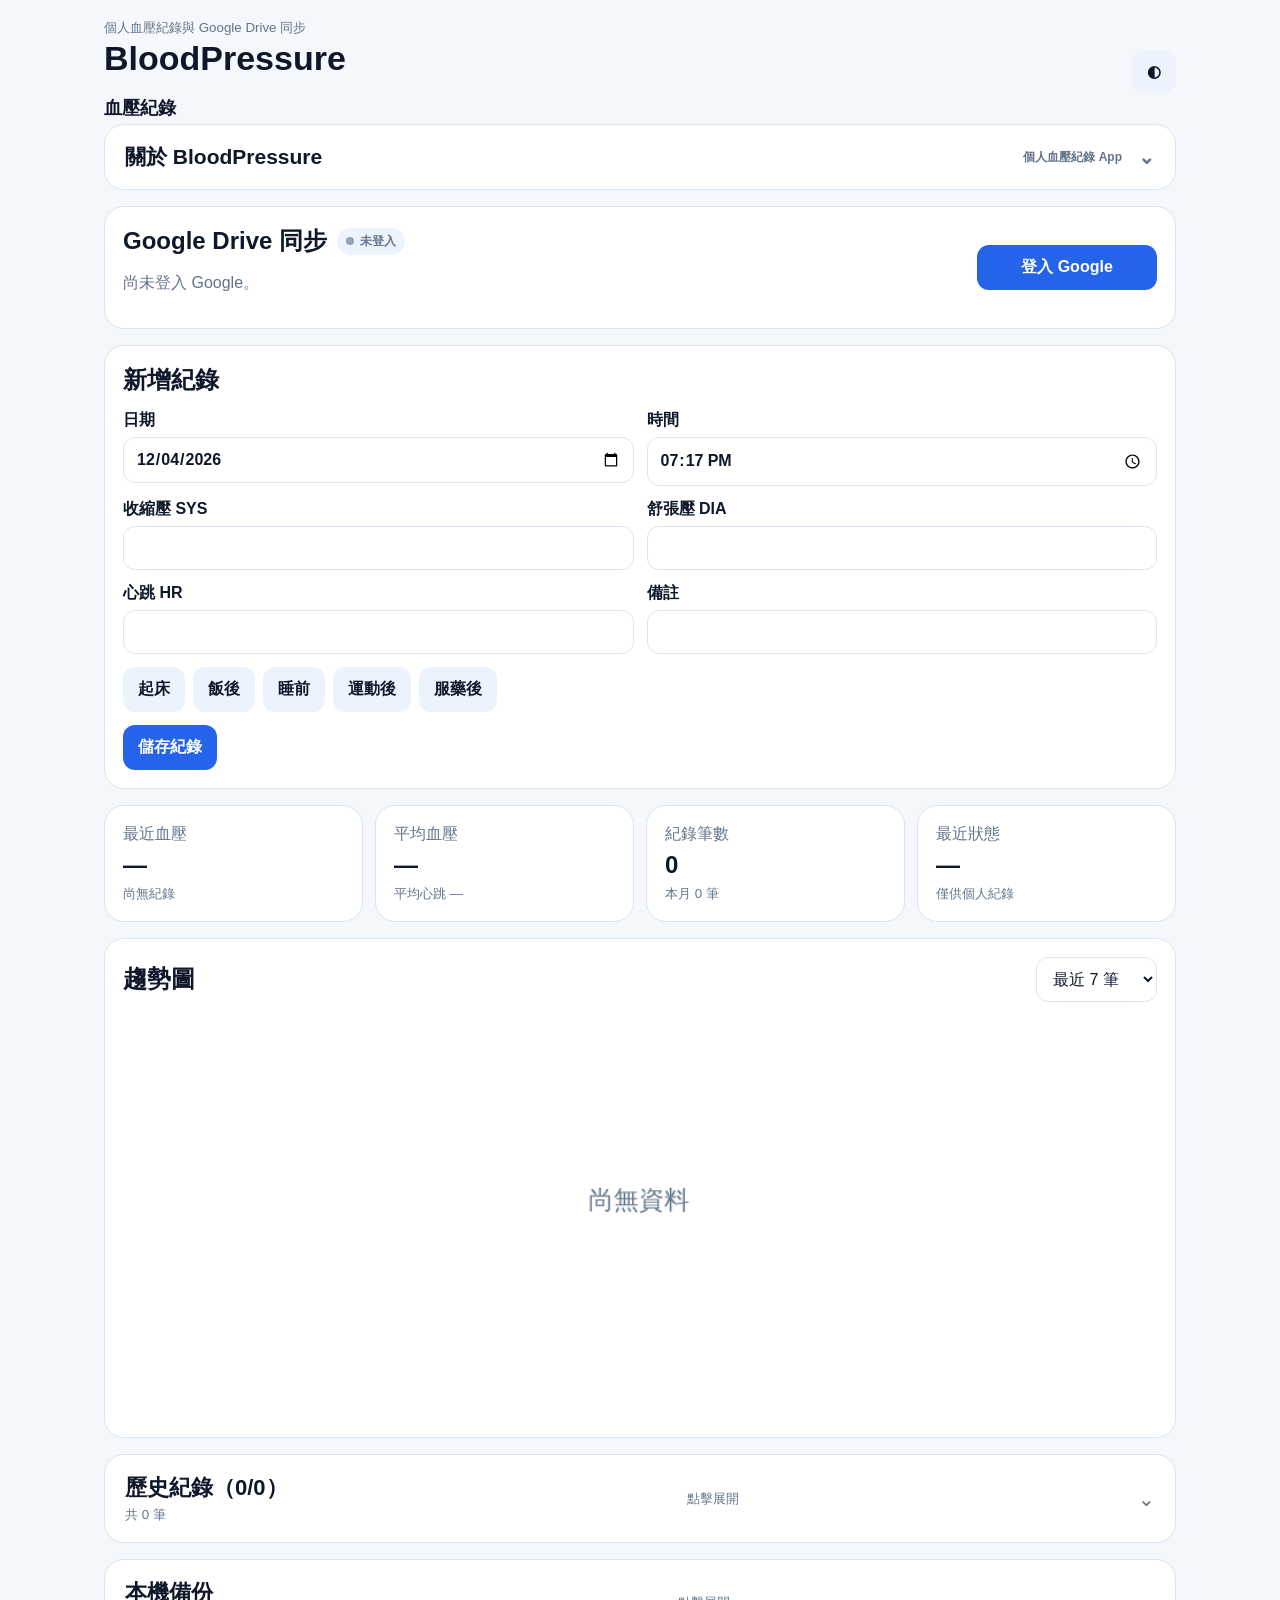
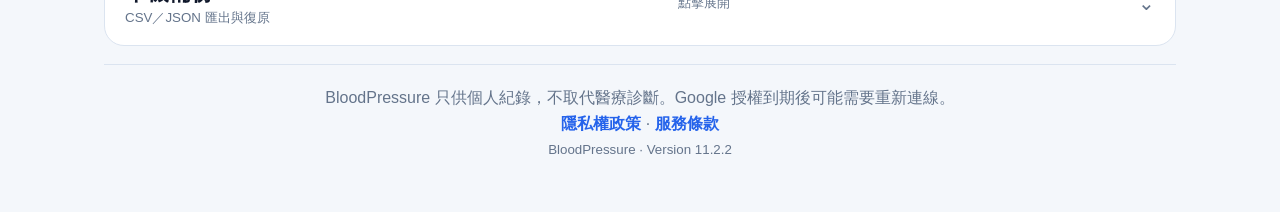
<file: index.html>
<!doctype html><html lang="zh-Hant"><head>
<meta charset="utf-8"><meta name="viewport" content="width=device-width,initial-scale=1,viewport-fit=cover">
<meta name="theme-color" content="#0f172a">
<meta name="apple-mobile-web-app-capable" content="yes">
<meta name="apple-mobile-web-app-title" content="BloodPressure">
<meta name="application-name" content="BloodPressure">
<meta name="description" content="BloodPressure 是一款個人血壓紀錄網頁應用程式，可記錄血壓、心跳與備註，並由使用者授權同步至自己的 Google Drive。">
<!-- GOOGLE SEARCH CONSOLE：
     取得專屬驗證標記後，請將完整的 google-site-verification meta 標記貼在此行下方。
     範例：<meta name="google-site-verification" content="由 Google 提供的驗證碼">
-->
<title>BloodPressure</title><link rel="stylesheet" href="styles.css"><link rel="manifest" href="manifest.webmanifest">
<link rel="apple-touch-icon" sizes="180x180" href="icons/apple-touch-icon.png">
<link rel="icon" type="image/png" sizes="32x32" href="icons/favicon-32.png">
<link rel="icon" type="image/png" sizes="16x16" href="icons/favicon-16.png">
<link rel="shortcut icon" href="favicon.ico">
<script src="https://accounts.google.com/gsi/client" async defer></script>
<script src="https://apis.google.com/js/api.js" async defer></script></head><body><main>
<header>
  <div>
    <small>個人血壓紀錄與 Google Drive 同步</small>
    <h1>BloodPressure</h1>
    <p class="app-subtitle">血壓紀錄</p>
  </div>
  <button id="theme" aria-label="切換深色模式">◐</button>
</header>

<details id="aboutBloodPressure" class="card app-introduction about-details" open>
  <summary>
    <span>關於 BloodPressure</span>
    <small>個人血壓紀錄 App</small>
  </summary>
  <div class="about-details-body">
    <p>
      <strong>BloodPressure</strong> 是一款個人血壓紀錄網頁應用程式，
      可記錄日期、時間、收縮壓、舒張壓、心跳與備註，
      並提供最近紀錄、平均值、趨勢圖、搜尋及 CSV 匯入／匯出功能。
    </p>
    <p>
      使用者授權 Google Drive 後，應用程式會直接在瀏覽器中，
      將 <code>BloodPressure.csv</code> 與同步所需的系統資料，
      儲存在使用者自己選擇的 Google Drive。
      本站不設置用來集中保存血壓紀錄的後端資料庫。
    </p>
    <p>
      本應用程式只供個人健康紀錄使用，不提供醫療診斷、治療建議或緊急醫療服務。
    </p>
    <nav class="policy-links" aria-label="法律資訊">
      <a href="./privacy.html">隱私權政策</a>
      <a href="./terms.html">服務條款</a>
    </nav>
  </div>
</details>

<section id="driveStatusCard" class="card sync"><div><div class="sync-title-row"><h2>Google Drive 同步</h2><span id="connectionBadge" class="connection-badge signed-out">未登入</span></div><p id="driveStatus">尚未登入 Google。</p><div id="fileBox" class="file hidden"><b id="fileName"></b><small id="fileId"></small><small id="lastSyncTime">尚未同步</small><small id="pendingSyncLabel">本機待同步：0 筆</small></div></div><div id="topLoginArea" class="buttons"><button id="login" class="primary">登入 Google</button></div></section>

<section class="card"><h2 id="formTitle">新增紀錄</h2><form id="form"><input id="editId" type="hidden">
<div class="grid"><label>日期<input id="date" type="date" required></label><label>時間<input id="time" type="time" required></label>
<label>收縮壓 SYS<input id="sys" type="number" min="50" max="260" required></label>
<label>舒張壓 DIA<input id="dia" type="number" min="30" max="180" required></label>
<label>心跳 HR<input id="hr" type="number" min="30" max="220" required></label>
<label>備註<input id="note" maxlength="120"></label></div>
<div class="quick"><button type="button" data-note="起床">起床</button><button type="button" data-note="飯後">飯後</button>
<button type="button" data-note="睡前">睡前</button><button type="button" data-note="運動後">運動後</button><button type="button" data-note="服藥後">服藥後</button></div>
<div class="formButtons"><button class="primary" id="save">儲存紀錄</button><button type="button" id="cancel" class="hidden">取消編輯</button></div></form>
<div id="status" class="status hidden"></div></section>

<section class="stats"><article><span>最近血壓</span><b id="latest">—</b><small id="latestTime">尚無紀錄</small></article>
<article><span>平均血壓</span><b id="average">—</b><small id="avgHr">平均心跳 —</small></article>
<article><span>紀錄筆數</span><b id="count">0</b><small id="month">本月 0 筆</small></article>
<article><span>最近狀態</span><b id="state">—</b><small>僅供個人紀錄</small></article></section>

<section class="card"><div class="head"><h2>趨勢圖</h2><select id="range"><option value="7">最近 7 筆</option><option value="14">最近 14 筆</option><option value="30">最近 30 筆</option><option value="9999">全部</option></select></div>
<canvas id="chart" width="900" height="360"></canvas></section>

<details id="historySection" class="card collapsible-section">
<summary>
  <div>
    <span id="historySectionTitle" class="section-title">歷史紀錄（0/0）</span>
    <small id="historyCountLabel">共 0 筆</small>
  </div>
  <small class="section-state-label">點擊展開</small>
</summary>
<div class="collapsible-section-body">
  <div class="tools history-tools"><input id="search" placeholder="搜尋日期、數值或備註">
  <select id="sort"><option value="desc">最新優先</option><option value="asc">最舊優先</option></select></div>


<details id="historyManage" class="history-manage history-manage-top">
  <summary>
    <span>顯示設定</span>
    <small id="historySummaryLabel">10 筆</small>
  </summary>
  <div class="history-manage-body">
    <div class="history-filter-grid">
      <label>每批顯示筆數<select id="historyPageSize"><option value="10" selected>10 筆</option><option value="20">20 筆</option><option value="50">50 筆</option><option value="all">全部</option></select></label>
      <label>紀錄狀態<select id="historyStateFilter"><option value="all">全部</option><option value="abnormal">只看偏高／非常高</option><option value="normal">只看一般範圍</option></select></label>
      <label>開始日期<input id="historyDateFrom" type="date"></label>
      <label>結束日期<input id="historyDateTo" type="date"></label>
    </div>
    <div class="history-filter-actions"><button id="clearHistoryFilters" type="button">清除篩選</button></div>
    <div class="history-page-info"><span id="historyShownLabel">目前顯示 0 / 0 筆</span><button id="loadMoreHistory" type="button" class="secondary hidden">載入更多</button></div>
  </div>
</details>

<div id="empty">尚無紀錄</div>
<div class="table"><table id="history" class="hidden"><thead><tr><th>日期時間</th><th>血壓</th><th>心跳</th><th>狀態</th><th>備註</th><th>操作</th></tr></thead><tbody></tbody></table></div>

</div>
</details>



<section id="driveManageSection" class="card hidden"><details id="driveManage"><summary>Google Drive 管理</summary><div class="drive-manage-body"><div class="buttons"><button id="pick">選擇既有 CSV</button><button id="create">建立新 CSV</button><button id="sync">立即同步</button><button id="forget" class="danger">解除檔案綁定</button><button id="logout" class="danger">登出 Google</button></div><label id="autoSyncRow" class="check"><input id="autoSync" type="checkbox" checked> 新增、編輯或刪除後自動同步</label></div></details></section>
<details id="localBackupSection" class="card collapsible-section">
<summary>
  <div>
    <span class="section-title">本機備份</span>
    <small>CSV／JSON 匯出與復原</small>
  </div>
  <small class="section-state-label">點擊展開</small>
</summary>
<div class="collapsible-section-body">
<div><h2>本機備份</h2><p>BloodPressure.csv 只顯示日期、時間、血壓、心跳與備註；同步資料另存系統檔。</p></div>
<div class="buttons"><button id="export">下載 CSV</button><label class="upload">匯入 CSV<input id="import" type="file" accept=".csv,text/csv"></label><button id="exportJson">完整 JSON 備份</button><label class="upload">復原 JSON<input id="importJson" type="file" accept=".json,application/json"></label><button id="clear" class="danger">清除本機快取</button></div>
</div>
</details>
<footer class="site-footer">
  <p>BloodPressure 只供個人紀錄，不取代醫療診斷。Google 授權到期後可能需要重新連線。</p>
  <p>
    <a href="./privacy.html">隱私權政策</a>
    <span aria-hidden="true"> · </span>
    <a href="./terms.html">服務條款</a>
  </p>
  <small>BloodPressure · Version 11.2.2</small>
</footer>
</main><dialog id="first"><div class="dialog"><h2>選擇同步方式</h2><p>選擇既有 CSV，或在自己的 Google Drive 建立新檔案。</p>
<button id="dPick">選擇既有 CSV</button><button id="dCreate" class="primary">建立新 CSV</button><button onclick="first.close()">稍後再說</button></div></dialog>
<div id="toast" class="toast hidden" role="status" aria-live="polite"></div><script src="config.js"></script><script src="app.js"></script></body></html>
</file>
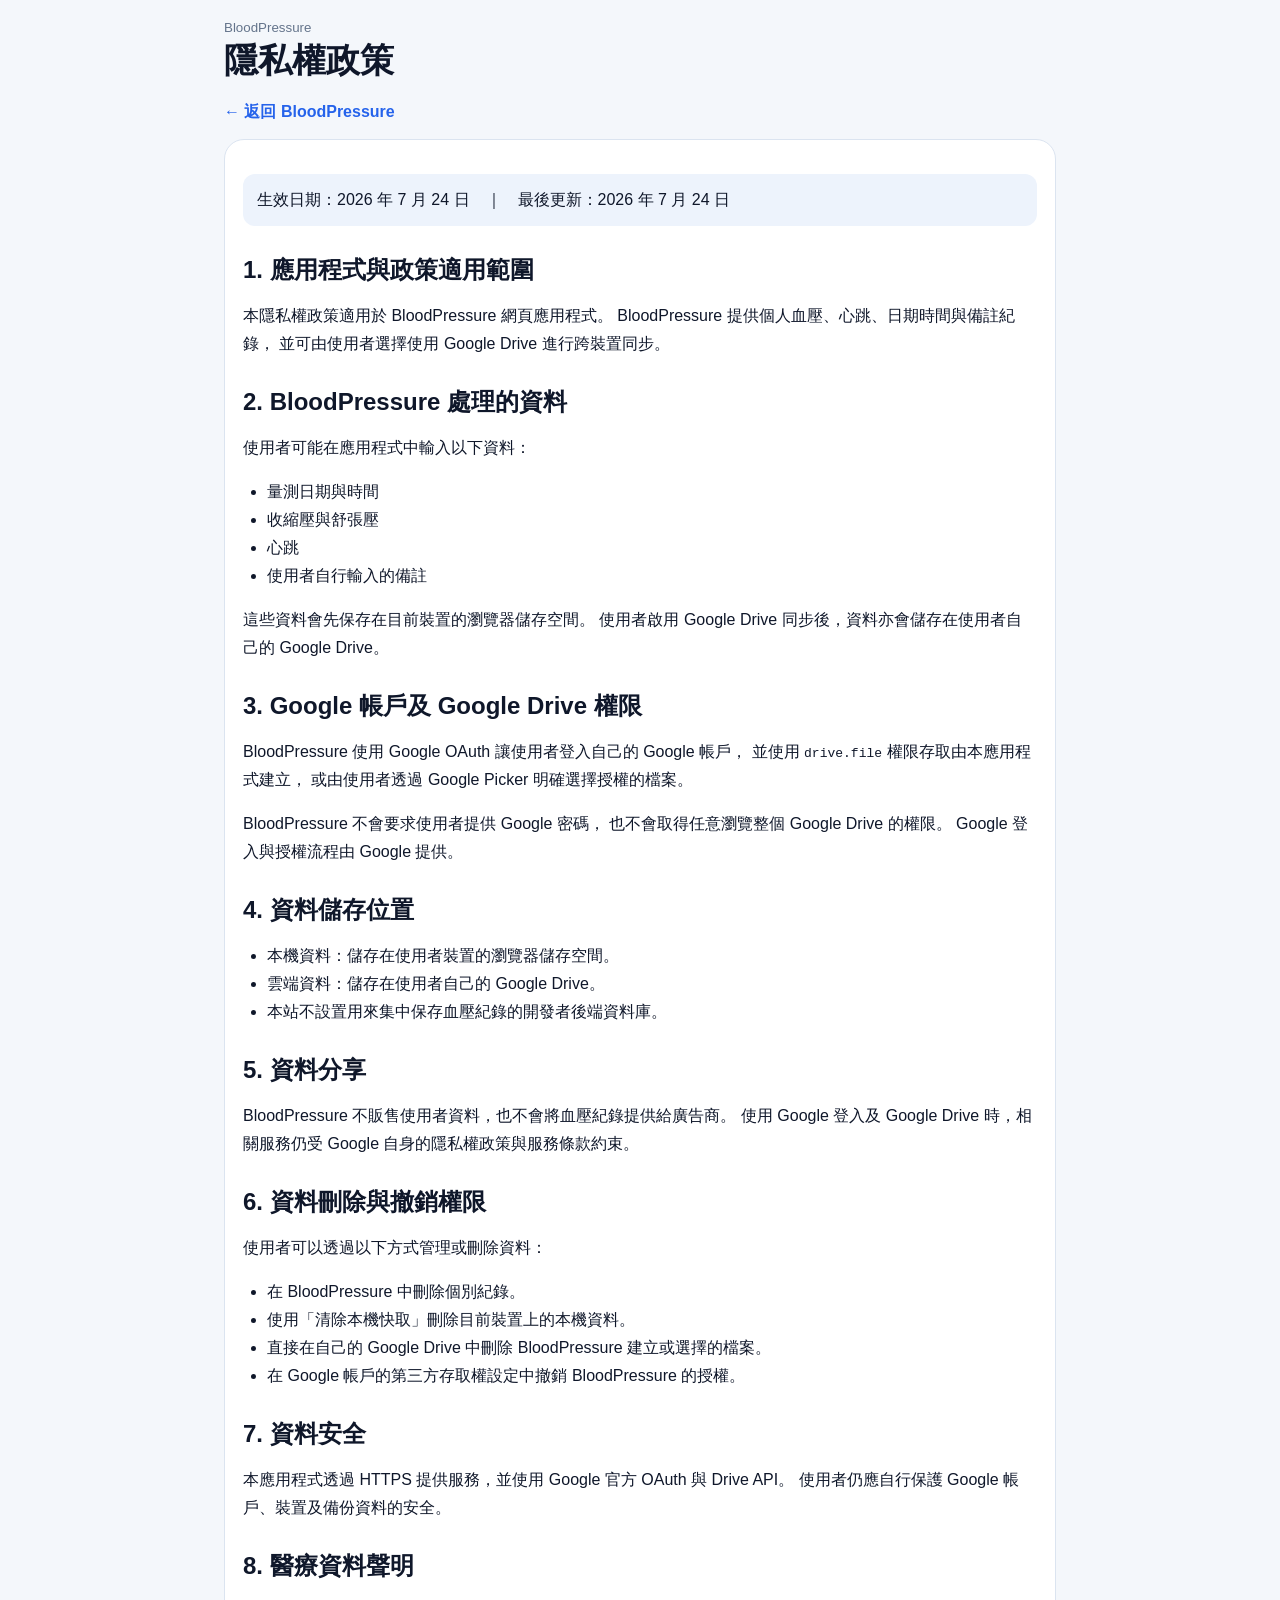
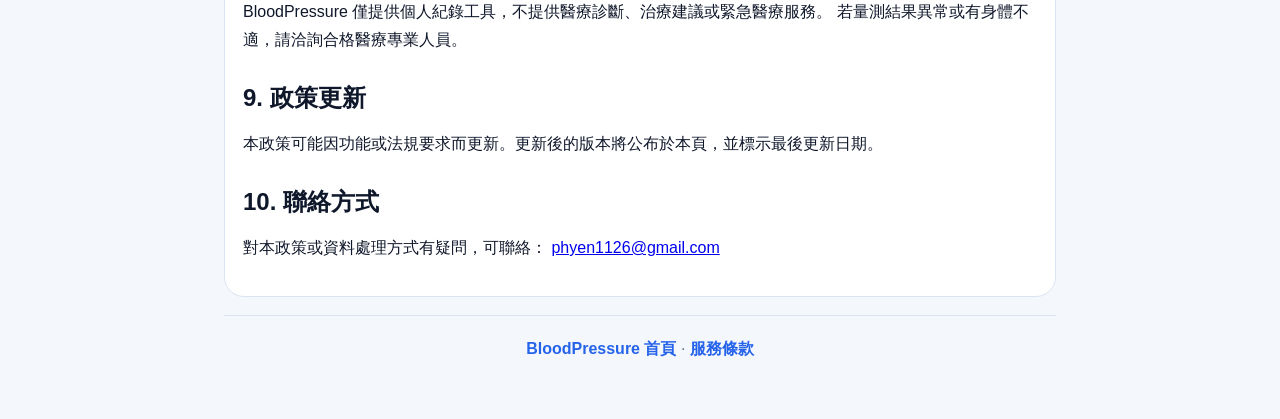
<file: privacy.html>
<!doctype html>
<html lang="zh-Hant">
<head>
  <meta charset="utf-8">
  <meta name="viewport" content="width=device-width,initial-scale=1,viewport-fit=cover">
  <meta name="theme-color" content="#0f172a">
  <meta name="description" content="BloodPressure 隱私權政策">
  <title>BloodPressure 隱私權政策</title>
  <link rel="stylesheet" href="./styles.css">
  <link rel="icon" type="image/png" sizes="32x32" href="./icons/favicon-32.png">
  <link rel="apple-touch-icon" sizes="180x180" href="./icons/apple-touch-icon.png">
</head>
<body>
<main class="legal-page">
  <header>
    <div>
      <small>BloodPressure</small>
      <h1>隱私權政策</h1>
    </div>
  </header>

  <a class="back-link" href="./">← 返回 BloodPressure</a>

  <section class="card legal-content">
    <p class="legal-meta">生效日期：2026 年 7 月 24 日　｜　最後更新：2026 年 7 月 24 日</p>

    <h2>1. 應用程式與政策適用範圍</h2>
    <p>
      本隱私權政策適用於 BloodPressure 網頁應用程式。
      BloodPressure 提供個人血壓、心跳、日期時間與備註紀錄，
      並可由使用者選擇使用 Google Drive 進行跨裝置同步。
    </p>

    <h2>2. BloodPressure 處理的資料</h2>
    <p>使用者可能在應用程式中輸入以下資料：</p>
    <ul>
      <li>量測日期與時間</li>
      <li>收縮壓與舒張壓</li>
      <li>心跳</li>
      <li>使用者自行輸入的備註</li>
    </ul>
    <p>
      這些資料會先保存在目前裝置的瀏覽器儲存空間。
      使用者啟用 Google Drive 同步後，資料亦會儲存在使用者自己的 Google Drive。
    </p>

    <h2>3. Google 帳戶及 Google Drive 權限</h2>
    <p>
      BloodPressure 使用 Google OAuth 讓使用者登入自己的 Google 帳戶，
      並使用 <code>drive.file</code> 權限存取由本應用程式建立，
      或由使用者透過 Google Picker 明確選擇授權的檔案。
    </p>
    <p>
      BloodPressure 不會要求使用者提供 Google 密碼，
      也不會取得任意瀏覽整個 Google Drive 的權限。
      Google 登入與授權流程由 Google 提供。
    </p>

    <h2>4. 資料儲存位置</h2>
    <ul>
      <li>本機資料：儲存在使用者裝置的瀏覽器儲存空間。</li>
      <li>雲端資料：儲存在使用者自己的 Google Drive。</li>
      <li>本站不設置用來集中保存血壓紀錄的開發者後端資料庫。</li>
    </ul>

    <h2>5. 資料分享</h2>
    <p>
      BloodPressure 不販售使用者資料，也不會將血壓紀錄提供給廣告商。
      使用 Google 登入及 Google Drive 時，相關服務仍受 Google 自身的隱私權政策與服務條款約束。
    </p>

    <h2>6. 資料刪除與撤銷權限</h2>
    <p>使用者可以透過以下方式管理或刪除資料：</p>
    <ul>
      <li>在 BloodPressure 中刪除個別紀錄。</li>
      <li>使用「清除本機快取」刪除目前裝置上的本機資料。</li>
      <li>直接在自己的 Google Drive 中刪除 BloodPressure 建立或選擇的檔案。</li>
      <li>在 Google 帳戶的第三方存取權設定中撤銷 BloodPressure 的授權。</li>
    </ul>

    <h2>7. 資料安全</h2>
    <p>
      本應用程式透過 HTTPS 提供服務，並使用 Google 官方 OAuth 與 Drive API。
      使用者仍應自行保護 Google 帳戶、裝置及備份資料的安全。
    </p>

    <h2>8. 醫療資料聲明</h2>
    <p>
      BloodPressure 僅提供個人紀錄工具，不提供醫療診斷、治療建議或緊急醫療服務。
      若量測結果異常或有身體不適，請洽詢合格醫療專業人員。
    </p>

    <h2>9. 政策更新</h2>
    <p>
      本政策可能因功能或法規要求而更新。更新後的版本將公布於本頁，並標示最後更新日期。
    </p>

    <h2>10. 聯絡方式</h2>
    <p>
      對本政策或資料處理方式有疑問，可聯絡：
      <a href="mailto:phyen1126@gmail.com">phyen1126@gmail.com</a>
    </p>
  </section>

  <footer class="site-footer">
    <p><a href="./">BloodPressure 首頁</a> · <a href="./terms.html">服務條款</a></p>
  </footer>
</main>
</body>
</html>
</file>
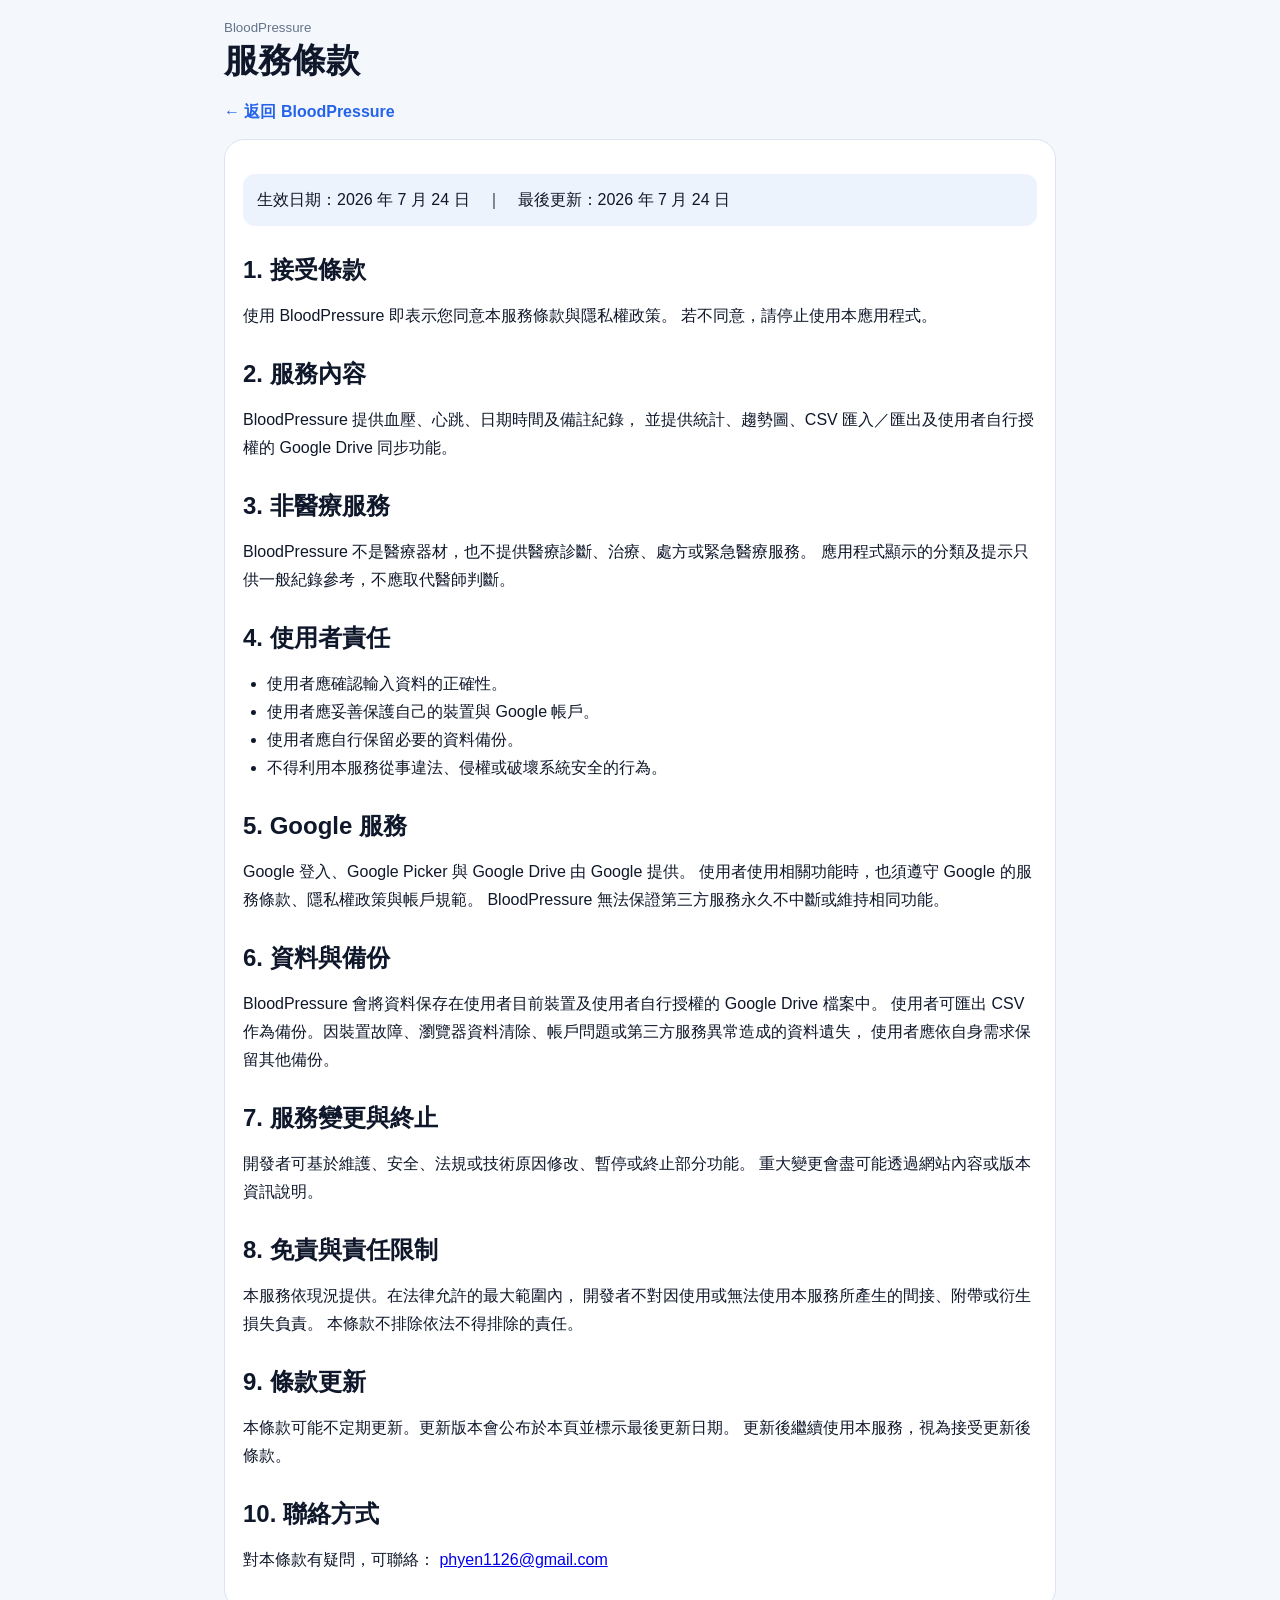
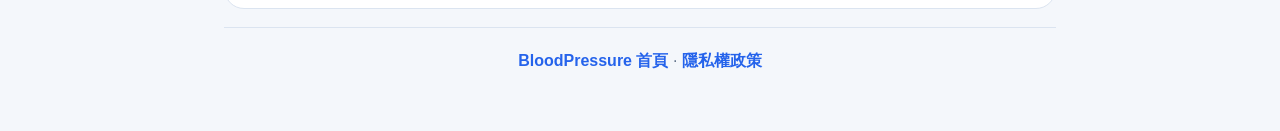
<file: terms.html>
<!doctype html>
<html lang="zh-Hant">
<head>
  <meta charset="utf-8">
  <meta name="viewport" content="width=device-width,initial-scale=1,viewport-fit=cover">
  <meta name="theme-color" content="#0f172a">
  <meta name="description" content="BloodPressure 服務條款">
  <title>BloodPressure 服務條款</title>
  <link rel="stylesheet" href="./styles.css">
  <link rel="icon" type="image/png" sizes="32x32" href="./icons/favicon-32.png">
  <link rel="apple-touch-icon" sizes="180x180" href="./icons/apple-touch-icon.png">
</head>
<body>
<main class="legal-page">
  <header>
    <div>
      <small>BloodPressure</small>
      <h1>服務條款</h1>
    </div>
  </header>

  <a class="back-link" href="./">← 返回 BloodPressure</a>

  <section class="card legal-content">
    <p class="legal-meta">生效日期：2026 年 7 月 24 日　｜　最後更新：2026 年 7 月 24 日</p>

    <h2>1. 接受條款</h2>
    <p>
      使用 BloodPressure 即表示您同意本服務條款與隱私權政策。
      若不同意，請停止使用本應用程式。
    </p>

    <h2>2. 服務內容</h2>
    <p>
      BloodPressure 提供血壓、心跳、日期時間及備註紀錄，
      並提供統計、趨勢圖、CSV 匯入／匯出及使用者自行授權的 Google Drive 同步功能。
    </p>

    <h2>3. 非醫療服務</h2>
    <p>
      BloodPressure 不是醫療器材，也不提供醫療診斷、治療、處方或緊急醫療服務。
      應用程式顯示的分類及提示只供一般紀錄參考，不應取代醫師判斷。
    </p>

    <h2>4. 使用者責任</h2>
    <ul>
      <li>使用者應確認輸入資料的正確性。</li>
      <li>使用者應妥善保護自己的裝置與 Google 帳戶。</li>
      <li>使用者應自行保留必要的資料備份。</li>
      <li>不得利用本服務從事違法、侵權或破壞系統安全的行為。</li>
    </ul>

    <h2>5. Google 服務</h2>
    <p>
      Google 登入、Google Picker 與 Google Drive 由 Google 提供。
      使用者使用相關功能時，也須遵守 Google 的服務條款、隱私權政策與帳戶規範。
      BloodPressure 無法保證第三方服務永久不中斷或維持相同功能。
    </p>

    <h2>6. 資料與備份</h2>
    <p>
      BloodPressure 會將資料保存在使用者目前裝置及使用者自行授權的 Google Drive 檔案中。
      使用者可匯出 CSV 作為備份。因裝置故障、瀏覽器資料清除、帳戶問題或第三方服務異常造成的資料遺失，
      使用者應依自身需求保留其他備份。
    </p>

    <h2>7. 服務變更與終止</h2>
    <p>
      開發者可基於維護、安全、法規或技術原因修改、暫停或終止部分功能。
      重大變更會盡可能透過網站內容或版本資訊說明。
    </p>

    <h2>8. 免責與責任限制</h2>
    <p>
      本服務依現況提供。在法律允許的最大範圍內，
      開發者不對因使用或無法使用本服務所產生的間接、附帶或衍生損失負責。
      本條款不排除依法不得排除的責任。
    </p>

    <h2>9. 條款更新</h2>
    <p>
      本條款可能不定期更新。更新版本會公布於本頁並標示最後更新日期。
      更新後繼續使用本服務，視為接受更新後條款。
    </p>

    <h2>10. 聯絡方式</h2>
    <p>
      對本條款有疑問，可聯絡：
      <a href="mailto:phyen1126@gmail.com">phyen1126@gmail.com</a>
    </p>
  </section>

  <footer class="site-footer">
    <p><a href="./">BloodPressure 首頁</a> · <a href="./privacy.html">隱私權政策</a></p>
  </footer>
</main>
</body>
</html>
</file>
<file: styles.css>
:root{--bg:#f4f7fb;--card:#fff;--sub:#edf3fc;--text:#0f172a;--muted:#64748b;--line:#dbe4f0;--accent:#2563eb;--danger:#dc2626;--ok:#15803d;--warn:#b45309}
[data-theme=dark]{--bg:#07111f;--card:#0f1c2e;--sub:#17283e;--text:#f8fafc;--muted:#9fb0c7;--line:#26384f;--accent:#60a5fa}
*{box-sizing:border-box}body{margin:0;background:var(--bg);color:var(--text);font-family:-apple-system,BlinkMacSystemFont,"Noto Sans TC",sans-serif}main{max-width:1100px;margin:auto;padding:calc(env(safe-area-inset-top) + 18px) 14px 36px}
header,.head{display:flex;justify-content:space-between;align-items:center;gap:12px}h1{margin:2px 0 18px;font-size:34px}h2{margin:0}small,p{color:var(--muted)}button,input,select{font:inherit}button{border:0;border-radius:12px;padding:12px 15px;background:var(--sub);color:var(--text);font-weight:800;cursor:pointer}button:disabled{opacity:.45}.primary{background:var(--accent);color:#fff}.danger{color:var(--danger);border:1px solid var(--line);background:transparent}.card,.stats article,.notice{background:var(--card);border:1px solid var(--line);border-radius:20px;padding:18px;margin-bottom:16px}.sync{display:grid;grid-template-columns:1fr auto;gap:16px}.buttons{display:flex;flex-wrap:wrap;gap:8px}.check{grid-column:1/-1;display:flex;align-items:center;gap:8px;color:var(--muted)}.check input{width:20px;height:20px}.file{background:var(--sub);padding:10px;border-radius:12px;margin-top:10px}.file small{display:block}.grid{display:grid;grid-template-columns:repeat(2,1fr);gap:13px;margin-top:14px}label{display:flex;flex-direction:column;gap:6px;font-weight:700}input,select{padding:12px;border:1px solid var(--line);border-radius:12px;background:var(--card);color:var(--text)}.quick,.formButtons{display:flex;flex-wrap:wrap;gap:8px;margin-top:13px}.stats{display:grid;grid-template-columns:repeat(4,1fr);gap:12px}.stats article span,.stats article small{display:block;color:var(--muted)}.stats article b{display:block;font-size:24px;margin:6px 0}canvas{width:100%;height:auto}.tools{display:flex;gap:8px}.table{overflow:auto}table{width:100%;border-collapse:collapse}th,td{padding:11px;border-bottom:1px solid var(--line);text-align:left;white-space:nowrap}.row{display:flex;gap:6px}.pill{padding:5px 8px;border-radius:999px;font-size:12px}.ok{color:var(--ok);background:#15803d18}.warn{color:var(--warn);background:#b4530918}.bad{color:var(--danger);background:#dc262618}.hidden{display:none!important}.status{padding:11px;border-radius:12px;margin-top:12px}.backup{display:flex;justify-content:space-between;gap:16px}.upload input{display:none}.upload{background:var(--sub);padding:12px;border-radius:12px}.notice{color:var(--muted)}dialog{border:0;background:transparent}.dialog{background:var(--card);color:var(--text);padding:20px;border-radius:18px;display:grid;gap:10px}dialog::backdrop{background:#0008}
@media(max-width:800px){.sync{grid-template-columns:1fr}.stats{grid-template-columns:repeat(2,1fr)}.backup{flex-direction:column}}@media(max-width:620px){.grid,.stats{grid-template-columns:1fr}.head{align-items:stretch;flex-direction:column}.tools,.buttons{flex-direction:column}}
.sync-title-row{display:flex;align-items:center;gap:10px;flex-wrap:wrap}
.connection-badge{display:inline-flex;align-items:center;gap:6px;padding:5px 9px;border-radius:999px;font-size:12px;font-weight:800}
.connection-badge::before{content:"";width:8px;height:8px;border-radius:50%}
.connection-badge.signed-out{background:var(--sub);color:var(--muted)}
.connection-badge.signed-out::before{background:#94a3b8}
.connection-badge.signed-in{background:#15803d18;color:var(--ok)}
.connection-badge.signed-in::before{background:var(--ok)}
.connection-badge.syncing{background:#2563eb18;color:var(--accent)}
.connection-badge.syncing::before{background:var(--accent);animation:pulse 1s infinite}
@keyframes pulse{50%{opacity:.25}}
.sync .buttons .primary{min-width:180px}
@media(max-width:620px){.sync .buttons button{width:100%}}

#topLoginArea{align-items:center}#driveManageSection{padding:0}#driveManage{padding:0}#driveManage summary{list-style:none;cursor:pointer;padding:18px 20px;font-size:18px;font-weight:800;display:flex;align-items:center;justify-content:space-between}#driveManage summary::-webkit-details-marker{display:none}#driveManage summary::after{content:"⌄";font-size:20px;color:var(--muted);transition:transform .2s ease}#driveManage[open] summary::after{transform:rotate(180deg)}.drive-manage-body{border-top:1px solid var(--line);padding:18px 20px}.drive-manage-body .buttons{margin-bottom:14px}#lastSyncTime{margin-top:5px}.toast{position:fixed;left:50%;bottom:calc(env(safe-area-inset-bottom) + 24px);transform:translateX(-50%);z-index:9999;max-width:calc(100vw - 28px);background:#0f172a;color:#fff;padding:12px 16px;border-radius:999px;box-shadow:0 10px 30px #0004;font-weight:800;text-align:center}.toast.hidden{display:none}.toast.show{display:block;animation:toastIn .18s ease-out}@keyframes toastIn{from{opacity:0;transform:translate(-50%,8px)}to{opacity:1;transform:translate(-50%,0)}}@media(max-width:620px){#topLoginArea{width:100%}#topLoginArea button{width:100%}.drive-manage-body .buttons{display:grid}}

.app-subtitle{margin:2px 0 4px;color:var(--text);font-size:18px;font-weight:800}
.version-label{display:block;margin-top:3px;color:var(--muted)}
.app-introduction p{line-height:1.75;margin:12px 0}
.app-introduction code{padding:2px 6px;border-radius:6px;background:var(--sub);color:var(--text)}
.policy-links{display:flex;gap:12px;flex-wrap:wrap;margin-top:16px}
.policy-links a,.site-footer a{color:var(--accent);font-weight:800;text-decoration:none}
.policy-links a:hover,.site-footer a:hover{text-decoration:underline}
.site-footer{
  margin-top:18px;padding:18px;text-align:center;color:var(--muted);
  border-top:1px solid var(--line)
}
.site-footer p{margin:5px 0}
.legal-page{max-width:860px;margin:auto}
.legal-page header{align-items:flex-start}
.legal-content h2{margin-top:28px}
.legal-content p,.legal-content li{line-height:1.75;color:var(--text)}
.legal-content ul{padding-left:24px}
.legal-meta{padding:12px 14px;border-radius:12px;background:var(--sub);color:var(--muted)}
.back-link{display:inline-block;margin-bottom:16px;color:var(--accent);font-weight:800;text-decoration:none}
.back-link:hover{text-decoration:underline}
@media(max-width:620px){
  .policy-links{display:grid}
  .policy-links a{text-align:center;padding:10px;background:var(--sub);border-radius:10px}
}

.history-manage{margin-top:14px;border:1px solid var(--line);border-radius:14px;background:var(--sub)}
.history-manage summary{list-style:none;cursor:pointer;padding:14px 16px;font-weight:800;display:flex;align-items:center;justify-content:space-between}
.history-manage summary::-webkit-details-marker{display:none}
.history-manage summary::after{content:"⌄";font-size:18px;color:var(--muted);transition:transform .2s ease}
.history-manage[open] summary::after{transform:rotate(180deg)}
.history-manage-body{border-top:1px solid var(--line);padding:14px 16px}
.history-page-info{display:flex;align-items:center;justify-content:space-between;gap:12px;margin-top:12px;color:var(--muted)}
#historyCountLabel{display:block;margin-top:3px;color:var(--muted)}
@media(max-width:620px){.history-page-info{align-items:stretch;flex-direction:column}#loadMoreHistory{width:100%}}

.history-manage-top{margin:14px 0 16px}
.history-manage-top summary{
  gap:10px;
  background:var(--sub);
  border-radius:13px
}
.history-manage-top[open] summary{
  border-bottom-left-radius:0;
  border-bottom-right-radius:0
}
.history-manage-top summary span{font-weight:800}
.history-manage-top summary small{
  margin-left:auto;
  margin-right:8px;
  color:var(--muted);
  font-weight:700
}
.history-manage-top .history-manage-body{
  background:var(--card);
  border-bottom-left-radius:13px;
  border-bottom-right-radius:13px
}

.history-filter-grid{display:grid;grid-template-columns:repeat(2,minmax(0,1fr));gap:12px}.history-filter-actions{display:flex;justify-content:flex-end;margin-top:12px}#pendingSyncLabel{margin-top:5px}.pending-warning{color:var(--warn)!important;font-weight:800}@media(max-width:620px){.history-filter-grid{grid-template-columns:1fr}.history-filter-actions button{width:100%}}

.about-details{padding:0;overflow:hidden}
.about-details summary{list-style:none;cursor:pointer;display:flex;align-items:center;justify-content:space-between;gap:12px;padding:18px 20px;font-size:21px;font-weight:800}
.about-details summary::-webkit-details-marker{display:none}
.about-details summary::after{content:"⌄";margin-left:4px;color:var(--muted);font-size:20px;transition:transform .2s ease}
.about-details[open] summary::after{transform:rotate(180deg)}
.about-details summary small{margin-left:auto;color:var(--muted);font-size:12px;font-weight:700}
.about-details-body{padding:0 20px 20px;border-top:1px solid var(--line)}
.about-details-body p{line-height:1.75;margin:14px 0}
.about-details-body code{padding:2px 6px;border-radius:6px;background:var(--sub);color:var(--text)}
@media(max-width:620px){.about-details summary small{display:none}}

.collapsible-section{padding:0;overflow:hidden}
.collapsible-section>summary{list-style:none;cursor:pointer;display:flex;align-items:center;justify-content:space-between;gap:12px;padding:18px 20px}
.collapsible-section>summary::-webkit-details-marker{display:none}
.collapsible-section>summary::after{content:"⌄";color:var(--muted);font-size:20px;transition:transform .2s ease}
.collapsible-section[open]>summary::after{transform:rotate(180deg)}
.collapsible-section .section-title{display:block;font-size:22px;font-weight:800}
.collapsible-section>summary small{color:var(--muted)}
.collapsible-section-body{border-top:1px solid var(--line);padding:16px 20px 20px}
.history-tools{margin-bottom:14px;display:flex;gap:10px;flex-wrap:wrap}
@media(max-width:620px){.section-state-label{display:none}.history-tools{display:grid}}

#historySectionTitle{font-size:22px;font-weight:800}
#localBackupSection .collapsible-section-body .buttons{margin-top:0}
</file>
